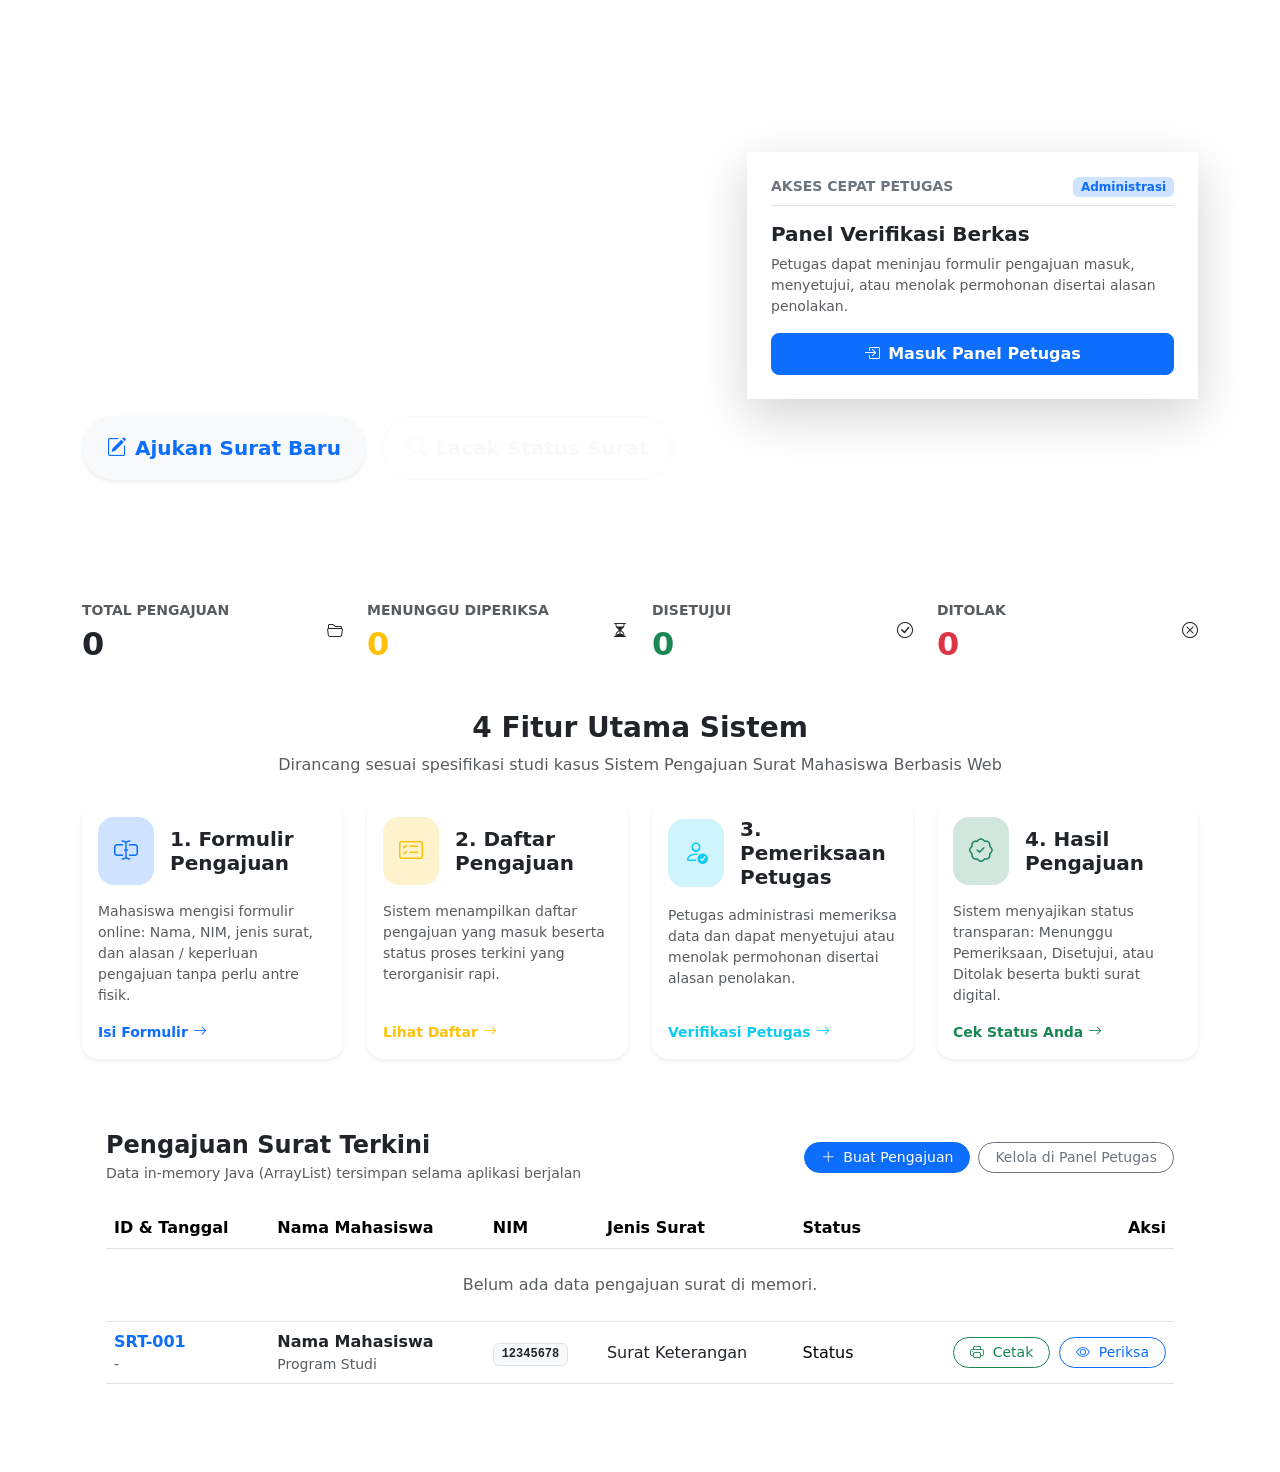
<file: src/main/resources/templates/index.html>
<!DOCTYPE html>
<html xmlns:th="http://www.thymeleaf.org" lang="id">
<head>
  <meta charset="UTF-8">
  <meta name="viewport" content="width=device-width, initial-scale=1.0">
  <title>Sistem Pengajuan Surat Mahasiswa - Berbasis Web</title>
  <!-- Google Fonts & Bootstrap Icons -->
  <link rel="preconnect" href="https://fonts.googleapis.com">
  <link rel="preconnect" href="https://fonts.gstatic.com" crossorigin>
  <link href="https://fonts.googleapis.com/css2?family=Plus+Jakarta+Sans:wght@300;400;500;600;700;800&display=swap" rel="stylesheet">
  <link rel="stylesheet" href="https://cdn.jsdelivr.net/npm/bootstrap@5.3.3/dist/css/bootstrap.min.css">
  <link rel="stylesheet" href="https://cdn.jsdelivr.net/npm/bootstrap-icons@1.11.3/font/bootstrap-icons.min.css">
  <link rel="stylesheet" th:href="@{/css/style.css}">
</head>
<body>

  <!-- Navigation -->
  <div th:replace="~{fragments/navbar :: navbar}"></div>

  <!-- Hero Section -->
  <section class="hero-gradient text-white py-5">
    <div class="container py-4 position-relative">
      <div class="row align-items-center gy-4">
        <div class="col-lg-7">
          <div class="badge bg-white bg-opacity-20 text-white px-3 py-2 rounded-pill fw-medium mb-3 backdrop-blur">
            <i class="bi bi-mortarboard-fill me-1"></i> Layanan Administrasi Akademik Digital
          </div>
          <h1 class="display-5 fw-bold mb-3 lh-sm">
            Sistem Pengajuan Surat Keterangan Mahasiswa
          </h1>
          <p class="lead text-white-50 mb-4" style="font-size: 1.1rem;">
            Mudahkan pengajuan surat mahasiswa secara online tanpa perlu antre ke bagian administrasi. 
            Petugas memeriksa berkas secara terstruktur dan status pengajuan dapat dilacak secara real-time.
          </p>
          <div class="d-flex flex-wrap gap-3">
            <a th:href="@{/mahasiswa/pengajuan/baru}" class="btn btn-light btn-lg px-4 py-3 fw-bold rounded-pill shadow-sm text-primary d-inline-flex align-items-center gap-2">
              <i class="bi bi-pencil-square"></i> Ajukan Surat Baru
            </a>
            <a th:href="@{/mahasiswa/lacak}" class="btn btn-outline-light btn-lg px-4 py-3 fw-semibold rounded-pill d-inline-flex align-items-center gap-2">
              <i class="bi bi-search"></i> Lacak Status Surat
            </a>
          </div>
        </div>
        <div class="col-lg-5 text-center">
          <div class="glass-card p-4 text-start bg-white shadow-lg border-0 text-dark">
            <div class="d-flex align-items-center justify-content-between mb-3 border-bottom pb-2">
              <span class="fw-bold text-secondary text-uppercase small">Akses Cepat Petugas</span>
              <span class="badge bg-primary-subtle text-primary fw-semibold">Administrasi</span>
            </div>
            <h5 class="fw-bold text-dark mb-2">Panel Verifikasi Berkas</h5>
            <p class="text-muted small mb-3">
              Petugas dapat meninjau formulir pengajuan masuk, menyetujui, atau menolak permohonan disertai alasan penolakan.
            </p>
            <a th:href="@{/petugas}" class="btn btn-primary w-100 py-2 fw-semibold rounded-3 d-flex align-items-center justify-content-center gap-2">
              <i class="bi bi-box-arrow-in-right"></i> Masuk Panel Petugas
            </a>
          </div>
        </div>
      </div>
    </div>
  </section>

  <!-- Main Content -->
  <main class="container my-5">

    <!-- Statistik Ringkas -->
    <div class="row g-4 mb-5">
      <div class="col-sm-6 col-lg-3">
        <div class="stat-card d-flex align-items-center justify-content-between">
          <div>
            <div class="text-muted small fw-semibold text-uppercase">Total Pengajuan</div>
            <h2 class="fw-bold mb-0 mt-1" th:text="${stats.total}">0</h2>
          </div>
          <div class="stat-icon total">
            <i class="bi bi-folder2-open"></i>
          </div>
        </div>
      </div>
      <div class="col-sm-6 col-lg-3">
        <div class="stat-card d-flex align-items-center justify-content-between">
          <div>
            <div class="text-muted small fw-semibold text-uppercase">Menunggu Diperiksa</div>
            <h2 class="fw-bold mb-0 mt-1 text-warning" th:text="${stats.menunggu}">0</h2>
          </div>
          <div class="stat-icon waiting">
            <i class="bi bi-hourglass-split"></i>
          </div>
        </div>
      </div>
      <div class="col-sm-6 col-lg-3">
        <div class="stat-card d-flex align-items-center justify-content-between">
          <div>
            <div class="text-muted small fw-semibold text-uppercase">Disetujui</div>
            <h2 class="fw-bold mb-0 mt-1 text-success" th:text="${stats.disetujui}">0</h2>
          </div>
          <div class="stat-icon approved">
            <i class="bi bi-check-circle"></i>
          </div>
        </div>
      </div>
      <div class="col-sm-6 col-lg-3">
        <div class="stat-card d-flex align-items-center justify-content-between">
          <div>
            <div class="text-muted small fw-semibold text-uppercase">Ditolak</div>
            <h2 class="fw-bold mb-0 mt-1 text-danger" th:text="${stats.ditolak}">0</h2>
          </div>
          <div class="stat-icon rejected">
            <i class="bi bi-x-circle"></i>
          </div>
        </div>
      </div>
    </div>

    <!-- 4 Fitur Utama Aplikasi (Sesuai Soal Kasus) -->
    <div class="mb-5">
      <div class="text-center mb-4">
        <h3 class="fw-bold text-dark">4 Fitur Utama Sistem</h3>
        <p class="text-muted">Dirancang sesuai spesifikasi studi kasus Sistem Pengajuan Surat Mahasiswa Berbasis Web</p>
      </div>
      <div class="row g-4">
        <div class="col-md-6 col-lg-3">
          <div class="card h-100 border-0 shadow-sm rounded-4 p-3 bg-white">
            <div class="d-flex align-items-center gap-3 mb-3">
              <div class="bg-primary-subtle text-primary p-3 rounded-4 fs-4">
                <i class="bi bi-input-cursor-text"></i>
              </div>
              <h5 class="fw-bold mb-0">1. Formulir Pengajuan</h5>
            </div>
            <p class="text-muted small mb-3">
              Mahasiswa mengisi formulir online: Nama, NIM, jenis surat, dan alasan / keperluan pengajuan tanpa perlu antre fisik.
            </p>
            <a th:href="@{/mahasiswa/pengajuan/baru}" class="mt-auto text-decoration-none fw-semibold small text-primary">
              Isi Formulir <i class="bi bi-arrow-right"></i>
            </a>
          </div>
        </div>
        <div class="col-md-6 col-lg-3">
          <div class="card h-100 border-0 shadow-sm rounded-4 p-3 bg-white">
            <div class="d-flex align-items-center gap-3 mb-3">
              <div class="bg-warning-subtle text-warning p-3 rounded-4 fs-4">
                <i class="bi bi-card-checklist"></i>
              </div>
              <h5 class="fw-bold mb-0">2. Daftar Pengajuan</h5>
            </div>
            <p class="text-muted small mb-3">
              Sistem menampilkan daftar pengajuan yang masuk beserta status proses terkini yang terorganisir rapi.
            </p>
            <a th:href="@{/petugas}" class="mt-auto text-decoration-none fw-semibold small text-warning">
              Lihat Daftar <i class="bi bi-arrow-right"></i>
            </a>
          </div>
        </div>
        <div class="col-md-6 col-lg-3">
          <div class="card h-100 border-0 shadow-sm rounded-4 p-3 bg-white">
            <div class="d-flex align-items-center gap-3 mb-3">
              <div class="bg-info-subtle text-info p-3 rounded-4 fs-4">
                <i class="bi bi-person-check"></i>
              </div>
              <h5 class="fw-bold mb-0">3. Pemeriksaan Petugas</h5>
            </div>
            <p class="text-muted small mb-3">
              Petugas administrasi memeriksa data dan dapat menyetujui atau menolak permohonan disertai alasan penolakan.
            </p>
            <a th:href="@{/petugas}" class="mt-auto text-decoration-none fw-semibold small text-info">
              Verifikasi Petugas <i class="bi bi-arrow-right"></i>
            </a>
          </div>
        </div>
        <div class="col-md-6 col-lg-3">
          <div class="card h-100 border-0 shadow-sm rounded-4 p-3 bg-white">
            <div class="d-flex align-items-center gap-3 mb-3">
              <div class="bg-success-subtle text-success p-3 rounded-4 fs-4">
                <i class="bi bi-patch-check"></i>
              </div>
              <h5 class="fw-bold mb-0">4. Hasil Pengajuan</h5>
            </div>
            <p class="text-muted small mb-3">
              Sistem menyajikan status transparan: Menunggu Pemeriksaan, Disetujui, atau Ditolak beserta bukti surat digital.
            </p>
            <a th:href="@{/mahasiswa/lacak}" class="mt-auto text-decoration-none fw-semibold small text-success">
              Cek Status Anda <i class="bi bi-arrow-right"></i>
            </a>
          </div>
        </div>
      </div>
    </div>

    <!-- Ringkasan Pengajuan Terkini -->
    <div class="glass-card p-4">
      <div class="d-flex flex-wrap align-items-center justify-content-between mb-4 gap-2">
        <div>
          <h4 class="fw-bold mb-1">Pengajuan Surat Terkini</h4>
          <p class="text-muted small mb-0">Data in-memory Java (ArrayList) tersimpan selama aplikasi berjalan</p>
        </div>
        <div class="d-flex gap-2">
          <a th:href="@{/mahasiswa/pengajuan/baru}" class="btn btn-sm btn-primary rounded-pill px-3">
            <i class="bi bi-plus-lg me-1"></i> Buat Pengajuan
          </a>
          <a th:href="@{/petugas}" class="btn btn-sm btn-outline-secondary rounded-pill px-3">
            Kelola di Panel Petugas
          </a>
        </div>
      </div>

      <div class="table-responsive">
        <table class="table table-custom align-middle">
          <thead>
            <tr>
              <th>ID &amp; Tanggal</th>
              <th>Nama Mahasiswa</th>
              <th>NIM</th>
              <th>Jenis Surat</th>
              <th>Status</th>
              <th class="text-end">Aksi</th>
            </tr>
          </thead>
          <tbody>
            <tr th:if="${#lists.isEmpty(recentPengajuan)}">
              <td colspan="6" class="text-center py-4 text-muted">
                Belum ada data pengajuan surat di memori.
              </td>
            </tr>
            <tr th:each="surat : ${recentPengajuan}">
              <td>
                <div class="fw-bold text-primary" th:text="${surat.id}">SRT-001</div>
                <div class="text-muted small" th:text="${surat.formattedTanggalPengajuan}">-</div>
              </td>
              <td>
                <div class="fw-semibold text-dark" th:text="${surat.nama}">Nama Mahasiswa</div>
                <div class="text-muted small" th:text="${surat.programStudi}">Program Studi</div>
              </td>
              <td>
                <span class="badge bg-light text-dark border font-monospace" th:text="${surat.nim}">12345678</span>
              </td>
              <td>
                <span class="text-dark" th:text="${surat.jenisSurat}">Surat Keterangan</span>
              </td>
              <td>
                <span class="badge-status" th:classappend="'badge-status-' + ${surat.status.name()}">
                  <i class="bi" th:classappend="${surat.status.name() == 'MENUNGGU_PEMERIKSAAN' ? 'bi-clock-history' : (surat.status.name() == 'DISETUJUI' ? 'bi-check-circle-fill' : 'bi-x-circle-fill')}"></i>
                  <span th:text="${surat.status.label}">Status</span>
                </span>
              </td>
              <td class="text-end">
                <a th:if="${surat.status.name() == 'DISETUJUI'}" th:href="@{'/mahasiswa/surat/' + ${surat.id} + '/cetak'}" class="btn btn-sm btn-outline-success rounded-pill px-3 me-1">
                  <i class="bi bi-printer me-1"></i> Cetak
                </a>
                <a th:href="@{'/petugas/periksa/' + ${surat.id}}" class="btn btn-sm btn-outline-primary rounded-pill px-3">
                  <i class="bi bi-eye me-1"></i> Periksa
                </a>
              </td>
            </tr>
          </tbody>
        </table>
      </div>
    </div>

  </main>

  <!-- Footer -->
  <div th:replace="~{fragments/footer :: footer}"></div>

  <script src="https://cdn.jsdelivr.net/npm/bootstrap@5.3.3/dist/js/bootstrap.bundle.min.js"></script>
</body>
</html>
</file>
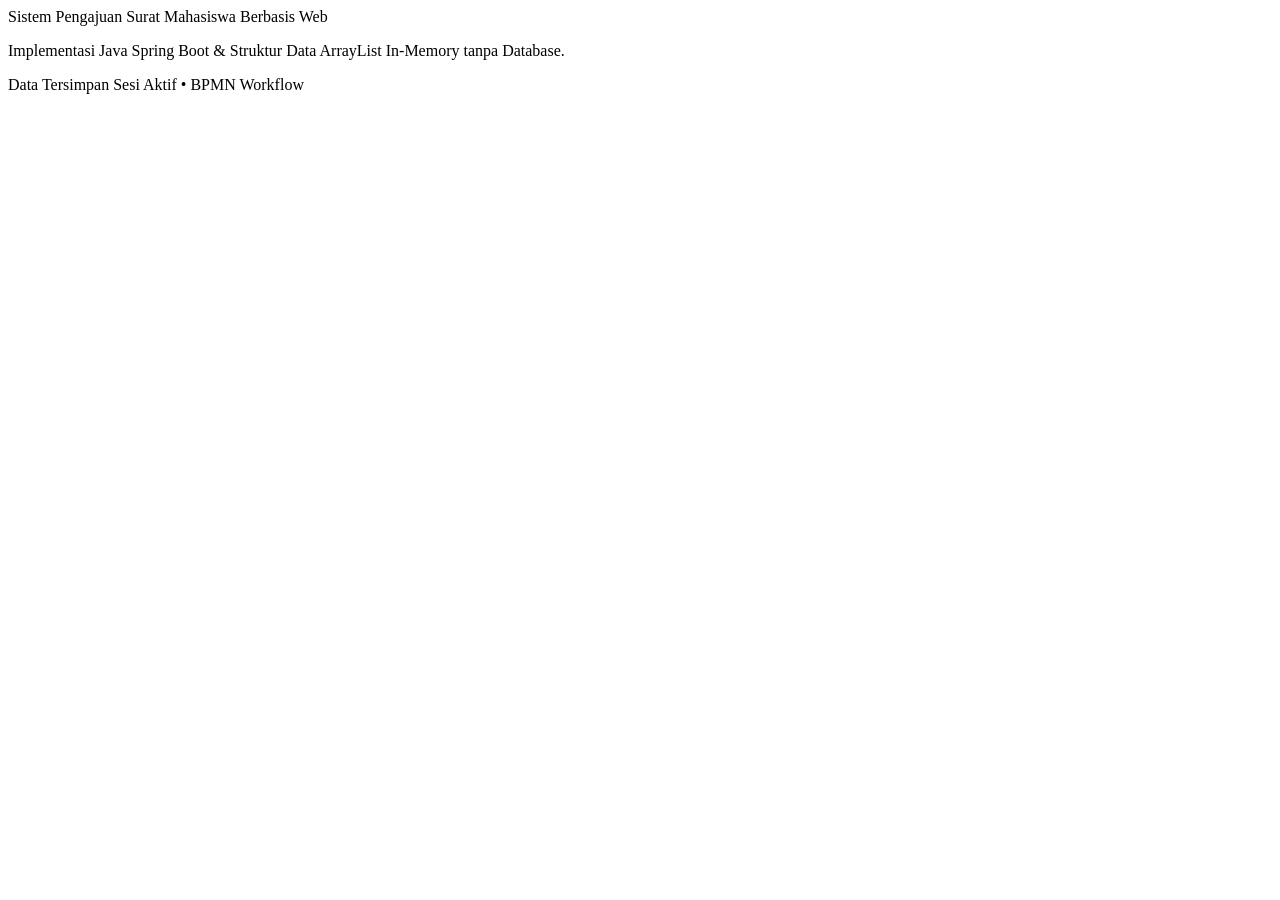
<file: src/main/resources/templates/fragments/footer.html>
<!DOCTYPE html>
<html xmlns:th="http://www.thymeleaf.org">
<head></head>
<body>
<footer th:fragment="footer" class="mt-auto py-4 bg-white border-top">
  <div class="container">
    <div class="row align-items-center justify-content-between gy-3">
      <div class="col-md-6 text-center text-md-start">
        <span class="fw-bold text-dark">Sistem Pengajuan Surat Mahasiswa Berbasis Web</span>
        <p class="text-muted small mb-0 mt-1">
          Implementasi Java Spring Boot &amp; Struktur Data ArrayList In-Memory tanpa Database.
        </p>
      </div>
      <div class="col-md-6 text-center text-md-end">
        <div class="d-flex justify-content-center justify-content-md-end gap-3 text-muted small">
          <span><i class="bi bi-clock-history me-1"></i> Data Tersimpan Sesi Aktif</span>
          <span>&bull;</span>
          <span><i class="bi bi-diagram-2 me-1"></i> BPMN Workflow</span>
        </div>
      </div>
    </div>
  </div>
</footer>
</body>
</html>
</file>
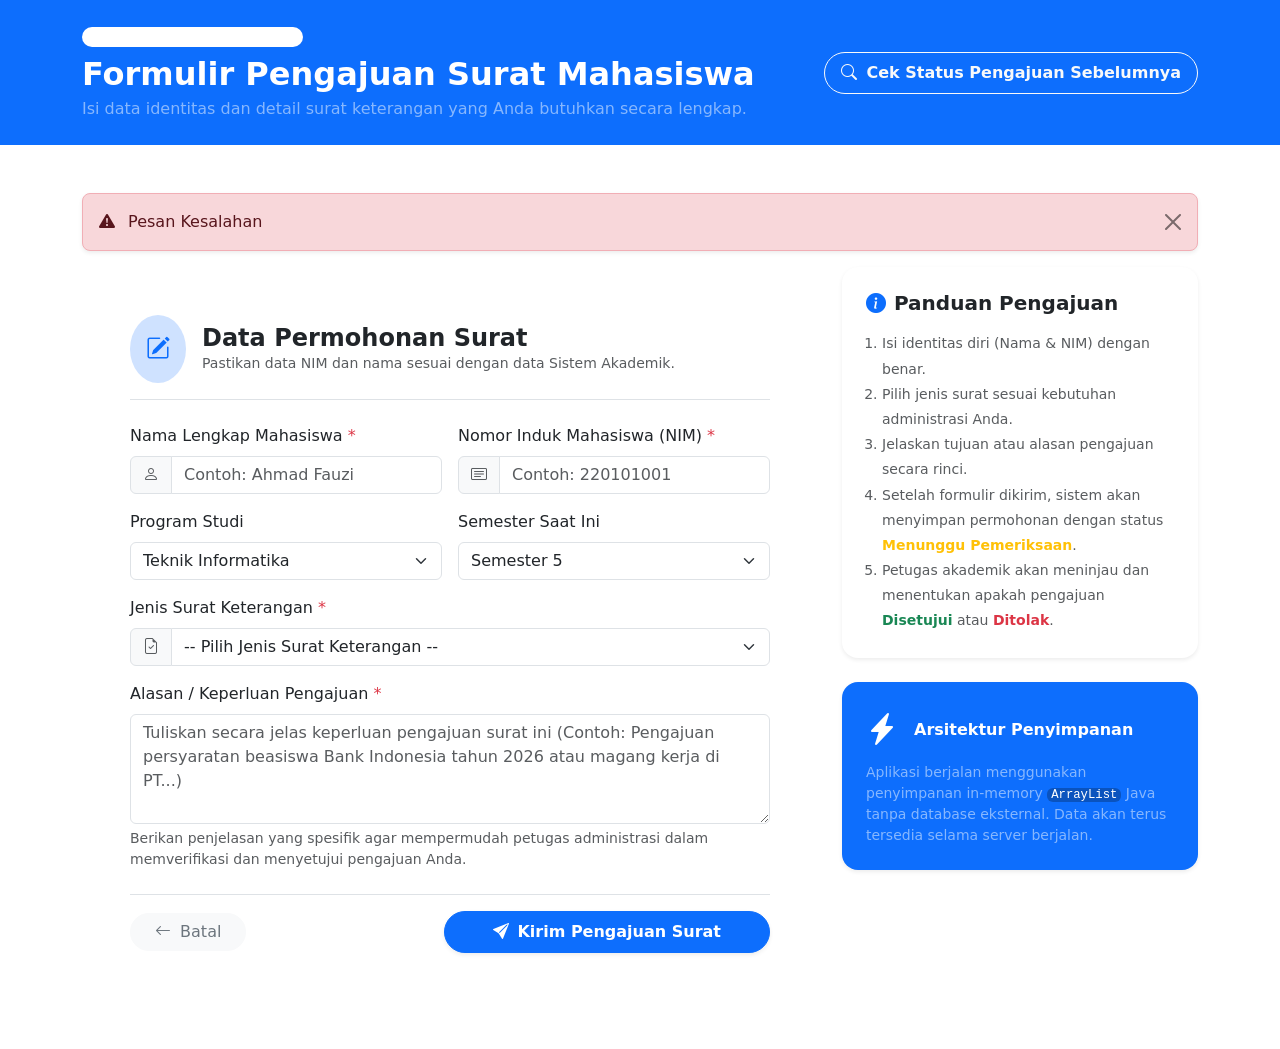
<file: src/main/resources/templates/mahasiswa/form-pengajuan.html>
<!DOCTYPE html>
<html xmlns:th="http://www.thymeleaf.org" lang="id">
<head>
  <meta charset="UTF-8">
  <meta name="viewport" content="width=device-width, initial-scale=1.0">
  <title>Formulir Pengajuan Surat Mahasiswa</title>
  <link rel="preconnect" href="https://fonts.googleapis.com">
  <link rel="preconnect" href="https://fonts.gstatic.com" crossorigin>
  <link href="https://fonts.googleapis.com/css2?family=Plus+Jakarta+Sans:wght@300;400;500;600;700;800&display=swap" rel="stylesheet">
  <link rel="stylesheet" href="https://cdn.jsdelivr.net/npm/bootstrap@5.3.3/dist/css/bootstrap.min.css">
  <link rel="stylesheet" href="https://cdn.jsdelivr.net/npm/bootstrap-icons@1.11.3/font/bootstrap-icons.min.css">
  <link rel="stylesheet" th:href="@{/css/style.css}">
</head>
<body>

  <!-- Navigation -->
  <div th:replace="~{fragments/navbar :: navbar}"></div>

  <!-- Header Banner -->
  <div class="bg-primary text-white py-4">
    <div class="container">
      <div class="d-flex flex-wrap align-items-center justify-content-between gap-3">
        <div>
          <span class="badge bg-white bg-opacity-20 text-white rounded-pill mb-2 px-3 py-1">Fitur 1: Layanan Mahasiswa</span>
          <h2 class="fw-bold mb-1">Formulir Pengajuan Surat Mahasiswa</h2>
          <p class="text-white-50 mb-0">Isi data identitas dan detail surat keterangan yang Anda butuhkan secara lengkap.</p>
        </div>
        <div>
          <a th:href="@{/mahasiswa/lacak}" class="btn btn-outline-light rounded-pill px-3 py-2 fw-semibold">
            <i class="bi bi-search me-1"></i> Cek Status Pengajuan Sebelumnya
          </a>
        </div>
      </div>
    </div>
  </div>

  <div class="container my-5">

    <!-- Alert Messages -->
    <div th:if="${errorMessage}" class="alert alert-danger alert-dismissible fade show rounded-3 shadow-sm" role="alert">
      <i class="bi bi-exclamation-triangle-fill me-2"></i>
      <span th:text="${errorMessage}">Pesan Kesalahan</span>
      <button type="button" class="btn-close" data-bs-dismiss="alert" aria-label="Close"></button>
    </div>

    <div class="row g-4">
      <!-- Form Input -->
      <div class="col-lg-8">
        <div class="glass-card p-4 p-md-5">
          <div class="d-flex align-items-center gap-3 border-bottom pb-3 mb-4">
            <div class="bg-primary-subtle text-primary p-3 rounded-circle fs-4">
              <i class="bi bi-pencil-square"></i>
            </div>
            <div>
              <h4 class="fw-bold mb-0">Data Permohonan Surat</h4>
              <p class="text-muted small mb-0">Pastikan data NIM dan nama sesuai dengan data Sistem Akademik.</p>
            </div>
          </div>

          <form th:action="@{/mahasiswa/pengajuan/simpan}" th:object="${pengajuan}" method="post">
            
            <div class="row g-3 mb-3">
              <div class="col-md-6">
                <label for="nama" class="form-label">Nama Lengkap Mahasiswa <span class="text-danger">*</span></label>
                <div class="input-group">
                  <span class="input-group-text bg-light text-muted"><i class="bi bi-person"></i></span>
                  <input type="text" id="nama" th:field="*{nama}" class="form-control" placeholder="Contoh: Ahmad Fauzi" required>
                </div>
              </div>

              <div class="col-md-6">
                <label for="nim" class="form-label">Nomor Induk Mahasiswa (NIM) <span class="text-danger">*</span></label>
                <div class="input-group">
                  <span class="input-group-text bg-light text-muted"><i class="bi bi-card-text"></i></span>
                  <input type="text" id="nim" th:field="*{nim}" class="form-control" placeholder="Contoh: 220101001" required>
                </div>
              </div>
            </div>

            <div class="row g-3 mb-3">
              <div class="col-md-6">
                <label for="programStudi" class="form-label">Program Studi</label>
                <select id="programStudi" th:field="*{programStudi}" class="form-select">
                  <option value="Teknik Informatika">Teknik Informatika</option>
                  <option value="Sistem Informasi">Sistem Informasi</option>
                  <option value="Teknologi Informasi">Teknologi Informasi</option>
                  <option value="Ilmu Komputer">Ilmu Komputer</option>
                  <option value="Sains Data">Sains Data</option>
                </select>
              </div>

              <div class="col-md-6">
                <label for="semester" class="form-label">Semester Saat Ini</label>
                <select id="semester" th:field="*{semester}" class="form-select">
                  <option value="1">Semester 1</option>
                  <option value="2">Semester 2</option>
                  <option value="3">Semester 3</option>
                  <option value="4">Semester 4</option>
                  <option value="5" selected>Semester 5</option>
                  <option value="6">Semester 6</option>
                  <option value="7">Semester 7</option>
                  <option value="8">Semester 8</option>
                </select>
              </div>
            </div>

            <div class="mb-3">
              <label for="jenisSurat" class="form-label">Jenis Surat Keterangan <span class="text-danger">*</span></label>
              <div class="input-group">
                <span class="input-group-text bg-light text-muted"><i class="bi bi-file-earmark-check"></i></span>
                <select id="jenisSurat" th:field="*{jenisSurat}" class="form-select" required>
                  <option value="" disabled selected>-- Pilih Jenis Surat Keterangan --</option>
                  <option value="Surat Keterangan Aktif Kuliah">Surat Keterangan Aktif Kuliah (Untuk BPJS, Beasiswa, Tunjangan Ortu)</option>
                  <option value="Surat Pengantar Magang / PKL">Surat Pengantar Magang / PKL (Ke Instansi/Perusahaan)</option>
                  <option value="Surat Rekomendasi Beasiswa">Surat Rekomendasi Beasiswa / Lomba Prestasi</option>
                  <option value="Surat Keterangan Cuti Akademik">Surat Keterangan Cuti Akademik</option>
                  <option value="Surat Keterangan Bebas Tanggungan">Surat Keterangan Bebas Tanggungan Perpustakaan & Laboratorium</option>
                </select>
              </div>
            </div>

            <div class="mb-4">
              <label for="keperluan" class="form-label">Alasan / Keperluan Pengajuan <span class="text-danger">*</span></label>
              <textarea id="keperluan" th:field="*{keperluan}" rows="4" class="form-control" 
                        placeholder="Tuliskan secara jelas keperluan pengajuan surat ini (Contoh: Pengajuan persyaratan beasiswa Bank Indonesia tahun 2026 atau magang kerja di PT...)" required></textarea>
              <div class="form-text text-muted">
                Berikan penjelasan yang spesifik agar mempermudah petugas administrasi dalam memverifikasi dan menyetujui pengajuan Anda.
              </div>
            </div>

            <div class="d-flex flex-wrap align-items-center justify-content-between gap-3 pt-3 border-top">
              <a th:href="@{/}" class="btn btn-light rounded-pill px-4 text-secondary">
                <i class="bi bi-arrow-left me-1"></i> Batal
              </a>
              <button type="submit" class="btn btn-primary rounded-pill px-5 py-2 fw-bold shadow-sm d-inline-flex align-items-center gap-2">
                <i class="bi bi-send-fill"></i> Kirim Pengajuan Surat
              </button>
            </div>

          </form>
        </div>
      </div>

      <!-- Informasi & Petunjuk Samping -->
      <div class="col-lg-4">
        <div class="card border-0 shadow-sm rounded-4 p-4 mb-4 bg-white">
          <h5 class="fw-bold text-dark d-flex align-items-center gap-2 mb-3">
            <i class="bi bi-info-circle-fill text-primary"></i> Panduan Pengajuan
          </h5>
          <ol class="small text-muted ps-3 mb-0" style="line-height: 1.8;">
            <li>Isi identitas diri (Nama &amp; NIM) dengan benar.</li>
            <li>Pilih jenis surat sesuai kebutuhan administrasi Anda.</li>
            <li>Jelaskan tujuan atau alasan pengajuan secara rinci.</li>
            <li>Setelah formulir dikirim, sistem akan menyimpan permohonan dengan status <strong class="text-warning">Menunggu Pemeriksaan</strong>.</li>
            <li>Petugas akademik akan meninjau dan menentukan apakah pengajuan <strong class="text-success">Disetujui</strong> atau <strong class="text-danger">Ditolak</strong>.</li>
          </ol>
        </div>

        <div class="card border-0 shadow-sm rounded-4 p-4 bg-primary text-white">
          <div class="d-flex align-items-center gap-3 mb-2">
            <div class="fs-2 text-white"><i class="bi bi-lightning-charge-fill"></i></div>
            <h6 class="fw-bold mb-0">Arsitektur Penyimpanan</h6>
          </div>
          <p class="small text-white-50 mb-0">
            Aplikasi berjalan menggunakan penyimpanan in-memory <code class="text-white bg-black bg-opacity-25 px-1 rounded">ArrayList</code> Java tanpa database eksternal. Data akan terus tersedia selama server berjalan.
          </p>
        </div>
      </div>
    </div>

  </div>

  <div th:replace="~{fragments/footer :: footer}"></div>
  <script src="https://cdn.jsdelivr.net/npm/bootstrap@5.3.3/dist/js/bootstrap.bundle.min.js"></script>
</body>
</html>
</file>
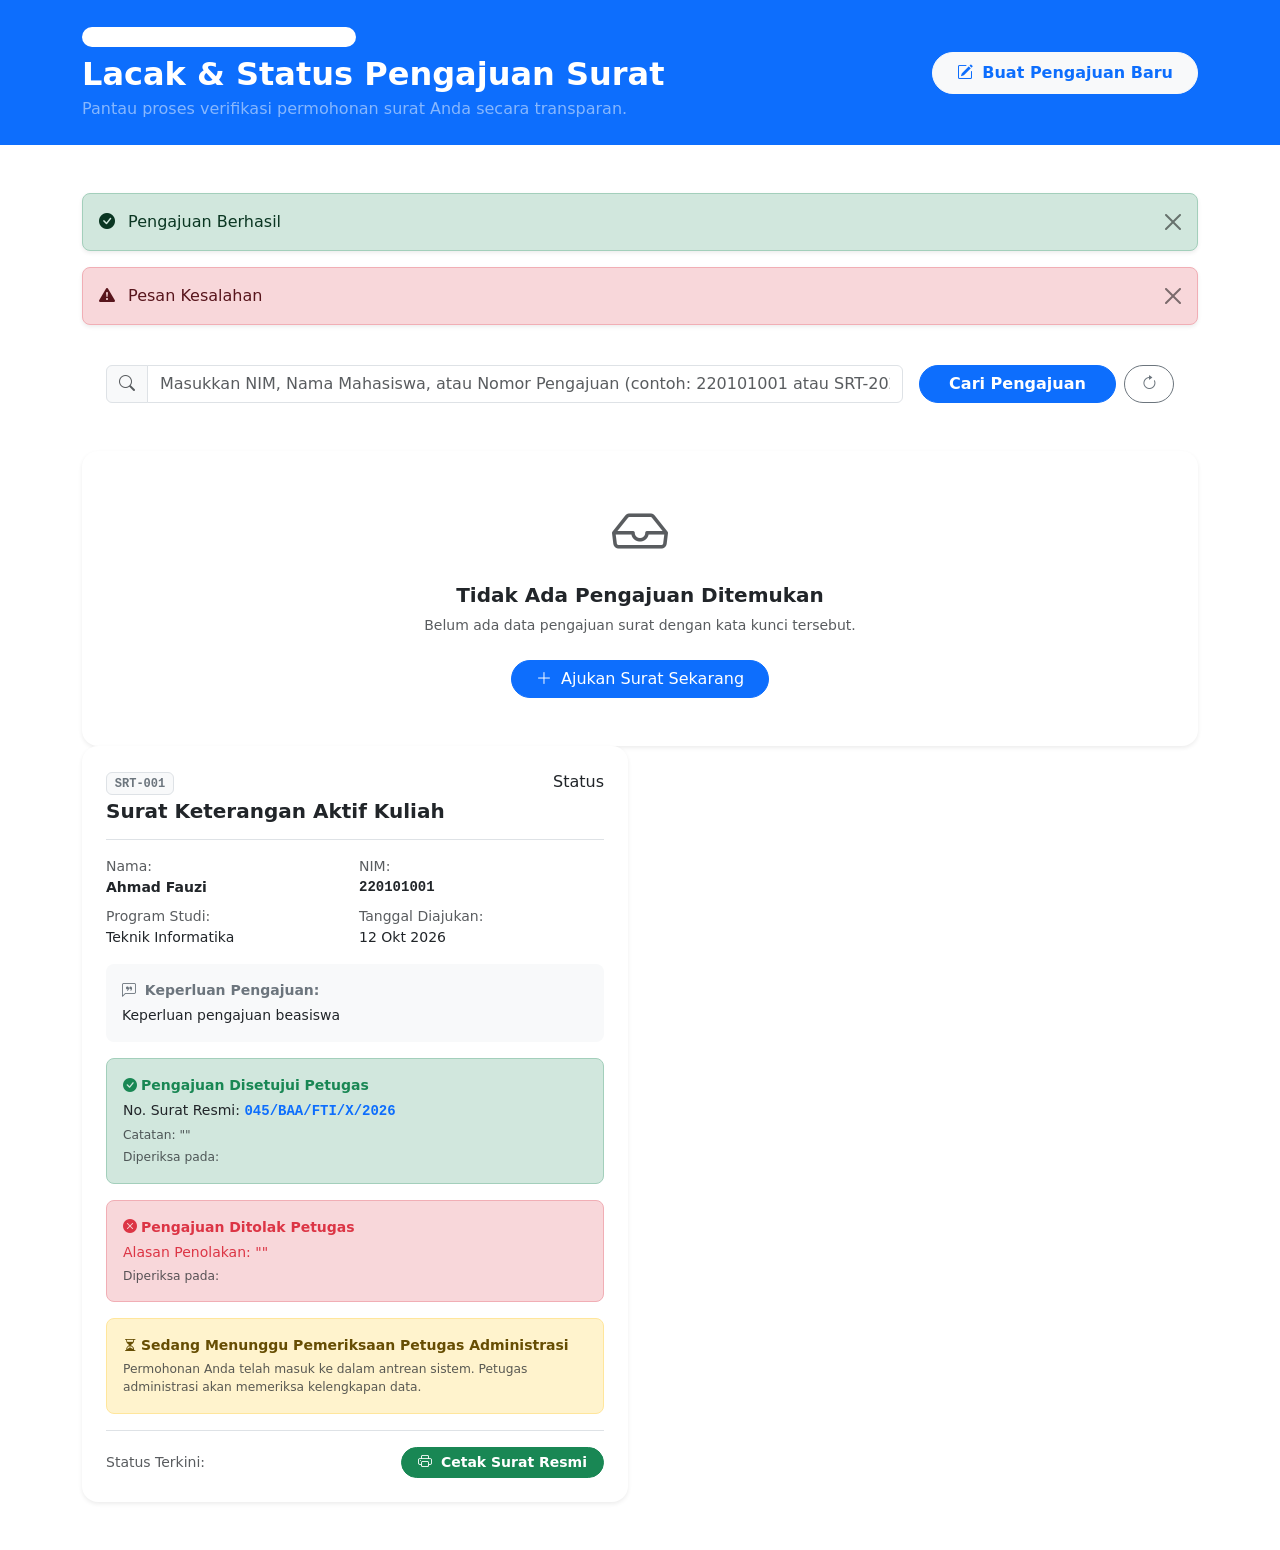
<file: src/main/resources/templates/mahasiswa/lacak-status.html>
<!DOCTYPE html>
<html xmlns:th="http://www.thymeleaf.org" lang="id">
<head>
  <meta charset="UTF-8">
  <meta name="viewport" content="width=device-width, initial-scale=1.0">
  <title>Lacak Status Pengajuan Surat Mahasiswa</title>
  <link rel="preconnect" href="https://fonts.googleapis.com">
  <link rel="preconnect" href="https://fonts.gstatic.com" crossorigin>
  <link href="https://fonts.googleapis.com/css2?family=Plus+Jakarta+Sans:wght@300;400;500;600;700;800&display=swap" rel="stylesheet">
  <link rel="stylesheet" href="https://cdn.jsdelivr.net/npm/bootstrap@5.3.3/dist/css/bootstrap.min.css">
  <link rel="stylesheet" href="https://cdn.jsdelivr.net/npm/bootstrap-icons@1.11.3/font/bootstrap-icons.min.css">
  <link rel="stylesheet" th:href="@{/css/style.css}">
</head>
<body>

  <!-- Navigation -->
  <div th:replace="~{fragments/navbar :: navbar}"></div>

  <!-- Header Banner -->
  <div class="bg-primary text-white py-4">
    <div class="container">
      <div class="d-flex flex-wrap align-items-center justify-content-between gap-3">
        <div>
          <span class="badge bg-white bg-opacity-20 text-white rounded-pill mb-2 px-3 py-1">Fitur 4: Hasil Pengajuan Mahasiswa</span>
          <h2 class="fw-bold mb-1">Lacak &amp; Status Pengajuan Surat</h2>
          <p class="text-white-50 mb-0">Pantau proses verifikasi permohonan surat Anda secara transparan.</p>
        </div>
        <div>
          <a th:href="@{/mahasiswa/pengajuan/baru}" class="btn btn-light rounded-pill px-4 py-2 fw-semibold text-primary">
            <i class="bi bi-pencil-square me-1"></i> Buat Pengajuan Baru
          </a>
        </div>
      </div>
    </div>
  </div>

  <div class="container my-5">

    <!-- Flash Messages -->
    <div th:if="${successMessage}" class="alert alert-success alert-dismissible fade show rounded-3 shadow-sm" role="alert">
      <i class="bi bi-check-circle-fill me-2"></i>
      <span th:text="${successMessage}">Pengajuan Berhasil</span>
      <button type="button" class="btn-close" data-bs-dismiss="alert" aria-label="Close"></button>
    </div>
    <div th:if="${errorMessage}" class="alert alert-danger alert-dismissible fade show rounded-3 shadow-sm" role="alert">
      <i class="bi bi-exclamation-triangle-fill me-2"></i>
      <span th:text="${errorMessage}">Pesan Kesalahan</span>
      <button type="button" class="btn-close" data-bs-dismiss="alert" aria-label="Close"></button>
    </div>

    <!-- Search Box -->
    <div class="glass-card p-4 mb-4">
      <form th:action="@{/mahasiswa/lacak}" method="get" class="row g-3 align-items-center">
        <div class="col-md-9">
          <div class="input-group">
            <span class="input-group-text bg-light text-muted"><i class="bi bi-search"></i></span>
            <input type="text" name="keyword" th:value="${keyword}" class="form-control" 
                   placeholder="Masukkan NIM, Nama Mahasiswa, atau Nomor Pengajuan (contoh: 220101001 atau SRT-2026-101)...">
          </div>
        </div>
        <div class="col-md-3 d-flex gap-2">
          <button type="submit" class="btn btn-primary w-100 rounded-pill fw-semibold">
            Cari Pengajuan
          </button>
          <a th:href="@{/mahasiswa/lacak}" class="btn btn-outline-secondary rounded-pill px-3" title="Reset filter">
            <i class="bi bi-arrow-clockwise"></i>
          </a>
        </div>
      </form>
    </div>

    <!-- Hasil Pengajuan Cards -->
    <div th:if="${#lists.isEmpty(daftarPengajuan)}" class="card border-0 shadow-sm rounded-4 p-5 text-center bg-white">
      <div class="display-4 text-muted mb-3"><i class="bi bi-inbox"></i></div>
      <h5 class="fw-bold text-dark">Tidak Ada Pengajuan Ditemukan</h5>
      <p class="text-muted small mb-4">Belum ada data pengajuan surat dengan kata kunci tersebut.</p>
      <div>
        <a th:href="@{/mahasiswa/pengajuan/baru}" class="btn btn-primary rounded-pill px-4">
          <i class="bi bi-plus-lg me-1"></i> Ajukan Surat Sekarang
        </a>
      </div>
    </div>

    <div class="row g-4" th:if="${!#lists.isEmpty(daftarPengajuan)}">
      <div class="col-lg-6" th:each="surat : ${daftarPengajuan}">
        <div class="card border-0 shadow-sm rounded-4 p-4 bg-white h-100 d-flex flex-column">
          
          <!-- Card Header -->
          <div class="d-flex align-items-start justify-content-between mb-3 border-bottom pb-3">
            <div>
              <span class="badge bg-light text-secondary border font-monospace mb-1" th:text="${surat.id}">SRT-001</span>
              <h5 class="fw-bold text-dark mb-0" th:text="${surat.jenisSurat}">Surat Keterangan Aktif Kuliah</h5>
            </div>
            <span class="badge-status" th:classappend="'badge-status-' + ${surat.status.name()}">
              <i class="bi" th:classappend="${surat.status.name() == 'MENUNGGU_PEMERIKSAAN' ? 'bi-clock-history' : (surat.status.name() == 'DISETUJUI' ? 'bi-check-circle-fill' : 'bi-x-circle-fill')}"></i>
              <span th:text="${surat.status.label}">Status</span>
            </span>
          </div>

          <!-- Student Info -->
          <div class="mb-3">
            <div class="row g-2 small">
              <div class="col-6">
                <span class="text-muted">Nama:</span>
                <div class="fw-bold text-dark" th:text="${surat.nama}">Ahmad Fauzi</div>
              </div>
              <div class="col-6">
                <span class="text-muted">NIM:</span>
                <div class="fw-bold text-dark font-monospace" th:text="${surat.nim}">220101001</div>
              </div>
              <div class="col-6">
                <span class="text-muted">Program Studi:</span>
                <div class="fw-medium text-dark" th:text="${surat.programStudi != null ? surat.programStudi : '-'}">Teknik Informatika</div>
              </div>
              <div class="col-6">
                <span class="text-muted">Tanggal Diajukan:</span>
                <div class="fw-medium text-dark" th:text="${surat.formattedTanggalPengajuan}">12 Okt 2026</div>
              </div>
            </div>
          </div>

          <!-- Keperluan / Alasan Pengajuan -->
          <div class="bg-light p-3 rounded-3 mb-3 small">
            <span class="fw-semibold text-secondary d-block mb-1"><i class="bi bi-chat-left-quote me-1"></i> Keperluan Pengajuan:</span>
            <span class="text-dark" th:text="${surat.keperluan}">Keperluan pengajuan beasiswa</span>
          </div>

          <!-- Hasil Pemeriksaan Petugas (Jika Disetujui atau Ditolak) -->
          <div th:if="${surat.status.name() == 'DISETUJUI'}" class="p-3 bg-success-subtle border border-success-subtle rounded-3 mb-3 small">
            <div class="fw-bold text-success mb-1 d-flex align-items-center gap-1">
              <i class="bi bi-check-circle-fill"></i> Pengajuan Disetujui Petugas
            </div>
            <div class="text-dark mb-1" th:if="${surat.nomorSuratResmi}">
              No. Surat Resmi: <span class="fw-bold font-monospace text-primary" th:text="${surat.nomorSuratResmi}">045/BAA/FTI/X/2026</span>
            </div>
            <div class="text-muted small" th:if="${surat.catatanPetugas}">
              Catatan: "<span th:text="${surat.catatanPetugas}"></span>"
            </div>
            <div class="text-muted mt-1 small" th:if="${surat.formattedTanggalPemeriksaan != '-'}">
              Diperiksa pada: <span th:text="${surat.formattedTanggalPemeriksaan}"></span>
            </div>
          </div>

          <div th:if="${surat.status.name() == 'DITOLAK'}" class="p-3 bg-danger-subtle border border-danger-subtle rounded-3 mb-3 small">
            <div class="fw-bold text-danger mb-1 d-flex align-items-center gap-1">
              <i class="bi bi-x-circle-fill"></i> Pengajuan Ditolak Petugas
            </div>
            <div class="text-danger fw-medium">
              Alasan Penolakan: "<span th:text="${surat.catatanPetugas}"></span>"
            </div>
            <div class="text-muted mt-1 small" th:if="${surat.formattedTanggalPemeriksaan != '-'}">
              Diperiksa pada: <span th:text="${surat.formattedTanggalPemeriksaan}"></span>
            </div>
          </div>

          <div th:if="${surat.status.name() == 'MENUNGGU_PEMERIKSAAN'}" class="p-3 bg-warning-subtle border border-warning-subtle rounded-3 mb-3 small">
            <div class="fw-bold text-warning-emphasis d-flex align-items-center gap-1">
              <i class="bi bi-hourglass-split"></i> Sedang Menunggu Pemeriksaan Petugas Administrasi
            </div>
            <p class="text-muted mb-0 mt-1 small">
              Permohonan Anda telah masuk ke dalam antrean sistem. Petugas administrasi akan memeriksa kelengkapan data.
            </p>
          </div>

          <!-- Action Footer -->
          <div class="mt-auto pt-3 border-top d-flex justify-content-between align-items-center">
            <span class="text-muted small">
              Status Terkini: <strong th:text="${surat.status.label}"></strong>
            </span>
            <div th:if="${surat.status.name() == 'DISETUJUI'}">
              <a th:href="@{'/mahasiswa/surat/' + ${surat.id} + '/cetak'}" class="btn btn-success btn-sm rounded-pill px-3 fw-semibold">
                <i class="bi bi-printer me-1"></i> Cetak Surat Resmi
              </a>
            </div>
          </div>

        </div>
      </div>
    </div>

  </div>

  <div th:replace="~{fragments/footer :: footer}"></div>
  <script src="https://cdn.jsdelivr.net/npm/bootstrap@5.3.3/dist/js/bootstrap.bundle.min.js"></script>
</body>
</html>
</file>
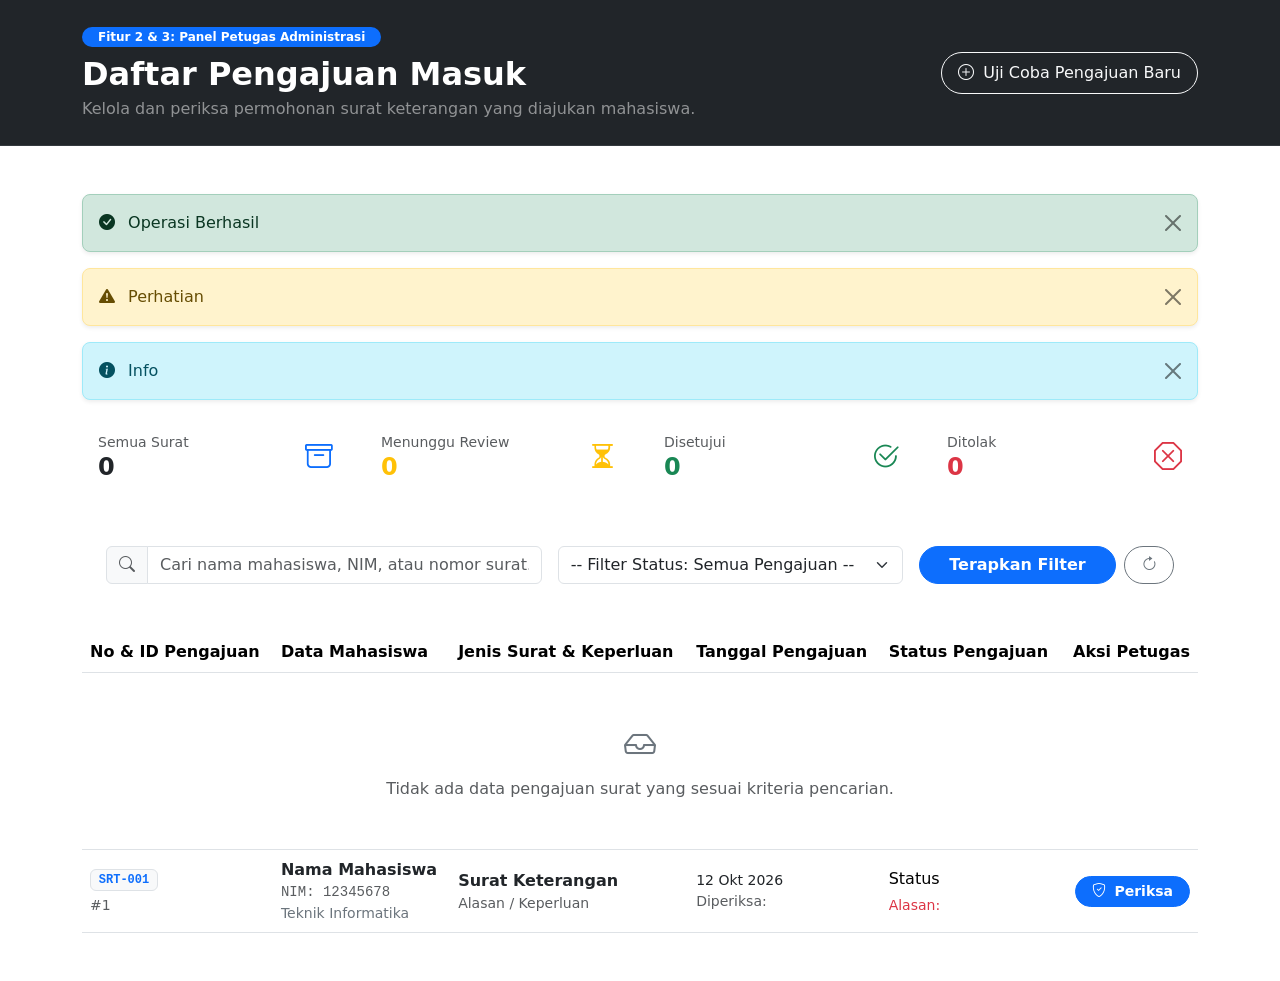
<file: src/main/resources/templates/petugas/daftar-pengajuan.html>
<!DOCTYPE html>
<html xmlns:th="http://www.thymeleaf.org" lang="id">
<head>
  <meta charset="UTF-8">
  <meta name="viewport" content="width=device-width, initial-scale=1.0">
  <title>Panel Petugas - Daftar Pengajuan Surat Mahasiswa</title>
  <link rel="preconnect" href="https://fonts.googleapis.com">
  <link rel="preconnect" href="https://fonts.gstatic.com" crossorigin>
  <link href="https://fonts.googleapis.com/css2?family=Plus+Jakarta+Sans:wght@300;400;500;600;700;800&display=swap" rel="stylesheet">
  <link rel="stylesheet" href="https://cdn.jsdelivr.net/npm/bootstrap@5.3.3/dist/css/bootstrap.min.css">
  <link rel="stylesheet" href="https://cdn.jsdelivr.net/npm/bootstrap-icons@1.11.3/font/bootstrap-icons.min.css">
  <link rel="stylesheet" th:href="@{/css/style.css}">
</head>
<body>

  <!-- Navigation -->
  <div th:replace="~{fragments/navbar :: navbar}"></div>

  <!-- Header Banner -->
  <div class="bg-dark text-white py-4 border-bottom border-secondary border-opacity-25">
    <div class="container">
      <div class="d-flex flex-wrap align-items-center justify-content-between gap-3">
        <div>
          <span class="badge bg-primary rounded-pill mb-2 px-3 py-1">Fitur 2 &amp; 3: Panel Petugas Administrasi</span>
          <h2 class="fw-bold mb-1">Daftar Pengajuan Masuk</h2>
          <p class="text-white-50 mb-0">Kelola dan periksa permohonan surat keterangan yang diajukan mahasiswa.</p>
        </div>
        <div class="d-flex gap-2">
          <a th:href="@{/mahasiswa/pengajuan/baru}" class="btn btn-outline-light rounded-pill px-3 py-2 small">
            <i class="bi bi-plus-circle me-1"></i> Uji Coba Pengajuan Baru
          </a>
        </div>
      </div>
    </div>
  </div>

  <div class="container my-5">

    <!-- Flash Messages -->
    <div th:if="${successMessage}" class="alert alert-success alert-dismissible fade show rounded-3 shadow-sm" role="alert">
      <i class="bi bi-check-circle-fill me-2"></i>
      <span th:text="${successMessage}">Operasi Berhasil</span>
      <button type="button" class="btn-close" data-bs-dismiss="alert" aria-label="Close"></button>
    </div>
    <div th:if="${warningMessage}" class="alert alert-warning alert-dismissible fade show rounded-3 shadow-sm" role="alert">
      <i class="bi bi-exclamation-triangle-fill me-2"></i>
      <span th:text="${warningMessage}">Perhatian</span>
      <button type="button" class="btn-close" data-bs-dismiss="alert" aria-label="Close"></button>
    </div>
    <div th:if="${infoMessage}" class="alert alert-info alert-dismissible fade show rounded-3 shadow-sm" role="alert">
      <i class="bi bi-info-circle-fill me-2"></i>
      <span th:text="${infoMessage}">Info</span>
      <button type="button" class="btn-close" data-bs-dismiss="alert" aria-label="Close"></button>
    </div>

    <!-- Quick Stats Bar -->
    <div class="row g-3 mb-4">
      <div class="col-6 col-md-3">
        <a th:href="@{/petugas(status='ALL')}" class="text-decoration-none">
          <div class="stat-card py-3 px-3 d-flex align-items-center justify-content-between" th:classappend="${selectedStatus == 'ALL'} ? 'border-primary border-2 shadow-sm' : ''">
            <div>
              <div class="text-muted small">Semua Surat</div>
              <h4 class="fw-bold mb-0 text-dark" th:text="${stats.total}">0</h4>
            </div>
            <i class="bi bi-archive text-primary fs-3"></i>
          </div>
        </a>
      </div>
      <div class="col-6 col-md-3">
        <a th:href="@{/petugas(status='MENUNGGU_PEMERIKSAAN')}" class="text-decoration-none">
          <div class="stat-card py-3 px-3 d-flex align-items-center justify-content-between" th:classappend="${selectedStatus == 'MENUNGGU_PEMERIKSAAN'} ? 'border-warning border-2 shadow-sm' : ''">
            <div>
              <div class="text-muted small">Menunggu Review</div>
              <h4 class="fw-bold mb-0 text-warning" th:text="${stats.menunggu}">0</h4>
            </div>
            <i class="bi bi-hourglass-split text-warning fs-3"></i>
          </div>
        </a>
      </div>
      <div class="col-6 col-md-3">
        <a th:href="@{/petugas(status='DISETUJUI')}" class="text-decoration-none">
          <div class="stat-card py-3 px-3 d-flex align-items-center justify-content-between" th:classappend="${selectedStatus == 'DISETUJUI'} ? 'border-success border-2 shadow-sm' : ''">
            <div>
              <div class="text-muted small">Disetujui</div>
              <h4 class="fw-bold mb-0 text-success" th:text="${stats.disetujui}">0</h4>
            </div>
            <i class="bi bi-check2-circle text-success fs-3"></i>
          </div>
        </a>
      </div>
      <div class="col-6 col-md-3">
        <a th:href="@{/petugas(status='DITOLAK')}" class="text-decoration-none">
          <div class="stat-card py-3 px-3 d-flex align-items-center justify-content-between" th:classappend="${selectedStatus == 'DITOLAK'} ? 'border-danger border-2 shadow-sm' : ''">
            <div>
              <div class="text-muted small">Ditolak</div>
              <h4 class="fw-bold mb-0 text-danger" th:text="${stats.ditolak}">0</h4>
            </div>
            <i class="bi bi-x-octagon text-danger fs-3"></i>
          </div>
        </a>
      </div>
    </div>

    <!-- Filter & Search Toolbar -->
    <div class="glass-card p-4 mb-4">
      <form th:action="@{/petugas}" method="get" class="row g-3 align-items-center">
        <div class="col-md-5">
          <div class="input-group">
            <span class="input-group-text bg-light text-muted"><i class="bi bi-search"></i></span>
            <input type="text" name="keyword" th:value="${keyword}" class="form-control" placeholder="Cari nama mahasiswa, NIM, atau nomor surat...">
          </div>
        </div>
        <div class="col-md-4">
          <select name="status" class="form-select" onchange="this.form.submit()">
            <option value="ALL" th:selected="${selectedStatus == 'ALL'}">-- Filter Status: Semua Pengajuan --</option>
            <option value="MENUNGGU_PEMERIKSAAN" th:selected="${selectedStatus == 'MENUNGGU_PEMERIKSAAN'}">Menunggu Pemeriksaan</option>
            <option value="DISETUJUI" th:selected="${selectedStatus == 'DISETUJUI'}">Disetujui</option>
            <option value="DITOLAK" th:selected="${selectedStatus == 'DITOLAK'}">Ditolak</option>
          </select>
        </div>
        <div class="col-md-3 d-flex gap-2">
          <button type="submit" class="btn btn-primary w-100 rounded-pill fw-semibold">
            Terapkan Filter
          </button>
          <a th:href="@{/petugas}" class="btn btn-outline-secondary rounded-pill px-3" title="Reset">
            <i class="bi bi-arrow-clockwise"></i>
          </a>
        </div>
      </form>
    </div>

    <!-- Table of Pengajuan -->
    <div class="glass-card p-0 overflow-hidden">
      <div class="table-responsive">
        <table class="table table-custom align-middle mb-0">
          <thead>
            <tr>
              <th>No &amp; ID Pengajuan</th>
              <th>Data Mahasiswa</th>
              <th>Jenis Surat &amp; Keperluan</th>
              <th>Tanggal Pengajuan</th>
              <th>Status Pengajuan</th>
              <th class="text-end">Aksi Petugas</th>
            </tr>
          </thead>
          <tbody>
            <tr th:if="${#lists.isEmpty(daftarPengajuan)}">
              <td colspan="6" class="text-center py-5 text-muted">
                <i class="bi bi-inbox fs-2 d-block mb-2 text-secondary"></i>
                Tidak ada data pengajuan surat yang sesuai kriteria pencarian.
              </td>
            </tr>
            <tr th:each="surat, stat : ${daftarPengajuan}">
              <td>
                <span class="badge bg-light text-primary border font-monospace fw-bold" th:text="${surat.id}">SRT-001</span>
                <div class="text-muted small mt-1">#<span th:text="${stat.count}">1</span></div>
              </td>
              <td>
                <div class="fw-bold text-dark" th:text="${surat.nama}">Nama Mahasiswa</div>
                <div class="small font-monospace text-muted">NIM: <span th:text="${surat.nim}">12345678</span></div>
                <div class="small text-secondary" th:text="${surat.programStudi}">Teknik Informatika</div>
              </td>
              <td style="max-width: 280px;">
                <div class="fw-semibold text-dark text-truncate" th:text="${surat.jenisSurat}">Surat Keterangan</div>
                <div class="text-muted small text-truncate" th:title="${surat.keperluan}" th:text="${surat.keperluan}">Alasan / Keperluan</div>
              </td>
              <td>
                <div class="small text-dark fw-medium" th:text="${surat.formattedTanggalPengajuan}">12 Okt 2026</div>
                <div class="text-muted small" th:if="${surat.formattedTanggalPemeriksaan != '-'}">
                  Diperiksa: <span th:text="${surat.formattedTanggalPemeriksaan}"></span>
                </div>
              </td>
              <td>
                <span class="badge-status" th:classappend="'badge-status-' + ${surat.status.name()}">
                  <i class="bi" th:classappend="${surat.status.name() == 'MENUNGGU_PEMERIKSAAN' ? 'bi-clock-history' : (surat.status.name() == 'DISETUJUI' ? 'bi-check-circle-fill' : 'bi-x-circle-fill')}"></i>
                  <span th:text="${surat.status.label}">Status</span>
                </span>
                <div class="small text-danger mt-1 text-truncate" style="max-width: 180px;" th:if="${surat.status.name() == 'DITOLAK'}" th:title="${surat.catatanPetugas}">
                  Alasan: <span th:text="${surat.catatanPetugas}"></span>
                </div>
              </td>
              <td class="text-end">
                <a th:href="@{'/petugas/periksa/' + ${surat.id}}" class="btn btn-sm btn-primary rounded-pill px-3 fw-semibold">
                  <i class="bi bi-shield-check me-1"></i> Periksa
                </a>
              </td>
            </tr>
          </tbody>
        </table>
      </div>
    </div>

  </div>

  <div th:replace="~{fragments/footer :: footer}"></div>
  <script src="https://cdn.jsdelivr.net/npm/bootstrap@5.3.3/dist/js/bootstrap.bundle.min.js"></script>
</body>
</html>
</file>
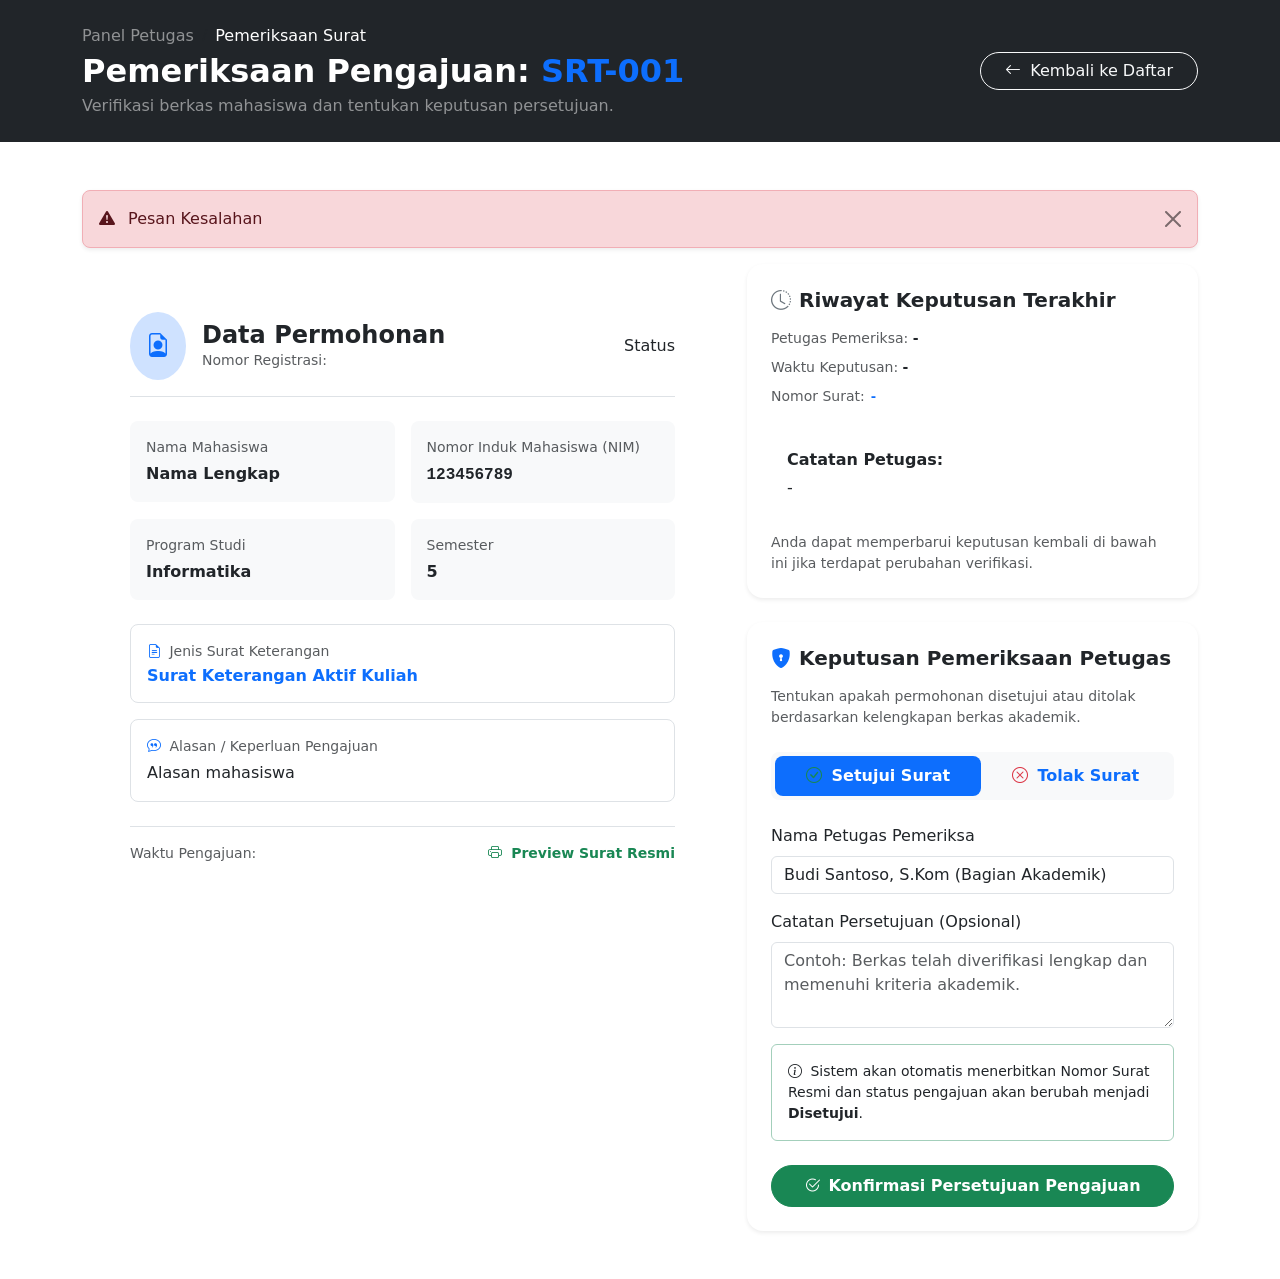
<file: src/main/resources/templates/petugas/detail-pemeriksaan.html>
<!DOCTYPE html>
<html xmlns:th="http://www.thymeleaf.org" lang="id">
<head>
  <meta charset="UTF-8">
  <meta name="viewport" content="width=device-width, initial-scale=1.0">
  <title>Pemeriksaan Surat Mahasiswa - Panel Petugas</title>
  <link rel="preconnect" href="https://fonts.googleapis.com">
  <link rel="preconnect" href="https://fonts.gstatic.com" crossorigin>
  <link href="https://fonts.googleapis.com/css2?family=Plus+Jakarta+Sans:wght@300;400;500;600;700;800&display=swap" rel="stylesheet">
  <link rel="stylesheet" href="https://cdn.jsdelivr.net/npm/bootstrap@5.3.3/dist/css/bootstrap.min.css">
  <link rel="stylesheet" href="https://cdn.jsdelivr.net/npm/bootstrap-icons@1.11.3/font/bootstrap-icons.min.css">
  <link rel="stylesheet" th:href="@{/css/style.css}">
</head>
<body>

  <!-- Navigation -->
  <div th:replace="~{fragments/navbar :: navbar}"></div>

  <div class="bg-dark text-white py-4">
    <div class="container">
      <div class="d-flex flex-wrap align-items-center justify-content-between gap-3">
        <div>
          <nav aria-label="breadcrumb">
            <ol class="breadcrumb mb-1 text-white-50 small">
              <li class="breadcrumb-item"><a th:href="@{/petugas}" class="text-white-50 text-decoration-none">Panel Petugas</a></li>
              <li class="breadcrumb-item active text-white" aria-current="page">Pemeriksaan Surat</li>
            </ol>
          </nav>
          <h2 class="fw-bold mb-1">
            Pemeriksaan Pengajuan: <span class="text-primary" th:text="${surat.id}">SRT-001</span>
          </h2>
          <p class="text-white-50 mb-0">Verifikasi berkas mahasiswa dan tentukan keputusan persetujuan.</p>
        </div>
        <div>
          <a th:href="@{/petugas}" class="btn btn-outline-light rounded-pill px-4">
            <i class="bi bi-arrow-left me-1"></i> Kembali ke Daftar
          </a>
        </div>
      </div>
    </div>
  </div>

  <div class="container my-5">

    <!-- Flash Messages -->
    <div th:if="${errorMessage}" class="alert alert-danger alert-dismissible fade show rounded-3 shadow-sm" role="alert">
      <i class="bi bi-exclamation-triangle-fill me-2"></i>
      <span th:text="${errorMessage}">Pesan Kesalahan</span>
      <button type="button" class="btn-close" data-bs-dismiss="alert" aria-label="Close"></button>
    </div>

    <div class="row g-4">
      
      <!-- Detail Surat & Data Mahasiswa -->
      <div class="col-lg-7">
        <div class="glass-card p-4 p-md-5 mb-4">
          <div class="d-flex align-items-center justify-content-between border-bottom pb-3 mb-4">
            <div class="d-flex align-items-center gap-3">
              <div class="bg-primary-subtle text-primary p-3 rounded-circle fs-4">
                <i class="bi bi-file-earmark-person"></i>
              </div>
              <div>
                <h4 class="fw-bold mb-0">Data Permohonan</h4>
                <div class="text-muted small">Nomor Registrasi: <span class="font-monospace fw-bold" th:text="${surat.id}"></span></div>
              </div>
            </div>
            <div>
              <span class="badge-status" th:classappend="'badge-status-' + ${surat.status.name()}">
                <i class="bi" th:classappend="${surat.status.name() == 'MENUNGGU_PEMERIKSAAN' ? 'bi-clock-history' : (surat.status.name() == 'DISETUJUI' ? 'bi-check-circle-fill' : 'bi-x-circle-fill')}"></i>
                <span th:text="${surat.status.label}">Status</span>
              </span>
            </div>
          </div>

          <div class="row g-3 mb-4">
            <div class="col-sm-6">
              <div class="p-3 bg-light rounded-3">
                <span class="text-muted small d-block mb-1">Nama Mahasiswa</span>
                <span class="fw-bold text-dark fs-6" th:text="${surat.nama}">Nama Lengkap</span>
              </div>
            </div>
            <div class="col-sm-6">
              <div class="p-3 bg-light rounded-3">
                <span class="text-muted small d-block mb-1">Nomor Induk Mahasiswa (NIM)</span>
                <span class="fw-bold text-dark fs-6 font-monospace" th:text="${surat.nim}">123456789</span>
              </div>
            </div>
            <div class="col-sm-6">
              <div class="p-3 bg-light rounded-3">
                <span class="text-muted small d-block mb-1">Program Studi</span>
                <span class="fw-semibold text-dark" th:text="${surat.programStudi != null ? surat.programStudi : '-'}">Informatika</span>
              </div>
            </div>
            <div class="col-sm-6">
              <div class="p-3 bg-light rounded-3">
                <span class="text-muted small d-block mb-1">Semester</span>
                <span class="fw-semibold text-dark" th:text="${surat.semester != null ? 'Semester ' + surat.semester : '-'}">5</span>
              </div>
            </div>
          </div>

          <div class="p-3 border rounded-3 mb-3 bg-white">
            <span class="text-muted small d-block mb-1"><i class="bi bi-file-earmark-text text-primary me-1"></i> Jenis Surat Keterangan</span>
            <h6 class="fw-bold text-primary mb-0" th:text="${surat.jenisSurat}">Surat Keterangan Aktif Kuliah</h6>
          </div>

          <div class="p-3 border rounded-3 mb-4 bg-white">
            <span class="text-muted small d-block mb-1"><i class="bi bi-chat-quote text-primary me-1"></i> Alasan / Keperluan Pengajuan</span>
            <p class="text-dark mb-0 fw-normal" th:text="${surat.keperluan}">Alasan mahasiswa</p>
          </div>

          <div class="text-muted small d-flex justify-content-between border-top pt-3">
            <span>Waktu Pengajuan: <strong th:text="${surat.formattedTanggalPengajuan}"></strong></span>
            <span th:if="${surat.status.name() == 'DISETUJUI'}">
              <a th:href="@{'/mahasiswa/surat/' + ${surat.id} + '/cetak'}" target="_blank" class="text-decoration-none fw-bold text-success">
                <i class="bi bi-printer me-1"></i> Preview Surat Resmi
              </a>
            </span>
          </div>

        </div>
      </div>

      <!-- Form Keputusan Petugas -->
      <div class="col-lg-5">
        
        <!-- Status Info Card jika sudah pernah diproses -->
        <div th:if="${surat.status.name() != 'MENUNGGU_PEMERIKSAAN'}" class="card border-0 shadow-sm rounded-4 p-4 mb-4 bg-white">
          <h5 class="fw-bold mb-3 d-flex align-items-center gap-2">
            <i class="bi bi-clock-history text-secondary"></i> Riwayat Keputusan Terakhir
          </h5>
          <div class="small text-muted mb-2">Petugas Pemeriksa: <strong class="text-dark" th:text="${surat.namaPetugas}">-</strong></div>
          <div class="small text-muted mb-2">Waktu Keputusan: <strong class="text-dark" th:text="${surat.formattedTanggalPemeriksaan}">-</strong></div>
          <div class="small text-muted mb-2" th:if="${surat.nomorSuratResmi}">Nomor Surat: <strong class="text-primary font-monospace" th:text="${surat.nomorSuratResmi}">-</strong></div>
          <div class="p-3 rounded-3 mt-3" th:classappend="${surat.status.name() == 'DISETUJUI' ? 'bg-success-subtle text-success' : 'bg-danger-subtle text-danger'}">
            <strong>Catatan Petugas:</strong>
            <p class="mb-0 mt-1" th:text="${surat.catatanPetugas}">-</p>
          </div>
          <p class="text-muted small mt-3 mb-0">
            Anda dapat memperbarui keputusan kembali di bawah ini jika terdapat perubahan verifikasi.
          </p>
        </div>

        <!-- Kartu Aksi Verifikasi Petugas -->
        <div class="card border-0 shadow-sm rounded-4 p-4 bg-white">
          <h5 class="fw-bold text-dark mb-3 d-flex align-items-center gap-2">
            <i class="bi bi-shield-lock-fill text-primary"></i> Keputusan Pemeriksaan Petugas
          </h5>
          <p class="text-muted small mb-4">
            Tentukan apakah permohonan disetujui atau ditolak berdasarkan kelengkapan berkas akademik.
          </p>

          <!-- Nav Tabs untuk Aksi -->
          <ul class="nav nav-pills nav-fill mb-4 bg-light p-1 rounded-3" id="pemeriksaanTab" role="tablist">
            <li class="nav-item" role="presentation">
              <button class="nav-link active rounded-3 py-2 fw-semibold" id="setujui-tab" data-bs-toggle="pill" data-bs-target="#tab-setujui" type="button" role="tab">
                <i class="bi bi-check-circle me-1 text-success"></i> Setujui Surat
              </button>
            </li>
            <li class="nav-item" role="presentation">
              <button class="nav-link rounded-3 py-2 fw-semibold" id="tolak-tab" data-bs-toggle="pill" data-bs-target="#tab-tolak" type="button" role="tab">
                <i class="bi bi-x-circle me-1 text-danger"></i> Tolak Surat
              </button>
            </li>
          </ul>

          <div class="tab-content" id="pemeriksaanTabContent">
            
            <!-- Tab Form Setujui -->
            <div class="tab-pane fade show active" id="tab-setujui" role="tabpanel">
              <form th:action="@{'/petugas/setujui/' + ${surat.id}}" method="post">
                <div class="mb-3">
                  <label class="form-label">Nama Petugas Pemeriksa</label>
                  <input type="text" name="namaPetugas" class="form-control" value="Budi Santoso, S.Kom (Bagian Akademik)" required>
                </div>
                <div class="mb-3">
                  <label class="form-label">Catatan Persetujuan (Opsional)</label>
                  <textarea name="catatan" rows="3" class="form-control" placeholder="Contoh: Berkas telah diverifikasi lengkap dan memenuhi kriteria akademik."></textarea>
                </div>
                <div class="alert alert-success-subtle border border-success-subtle small mb-4">
                  <i class="bi bi-info-circle me-1"></i> Sistem akan otomatis menerbitkan Nomor Surat Resmi dan status pengajuan akan berubah menjadi <strong>Disetujui</strong>.
                </div>
                <button type="submit" class="btn btn-success w-100 py-2 rounded-pill fw-bold d-flex align-items-center justify-content-center gap-2">
                  <i class="bi bi-check2-circle"></i> Konfirmasi Persetujuan Pengajuan
                </button>
              </form>
            </div>

            <!-- Tab Form Tolak -->
            <div class="tab-pane fade" id="tab-tolak" role="tabpanel">
              <form th:action="@{'/petugas/tolak/' + ${surat.id}}" method="post">
                <div class="mb-3">
                  <label class="form-label">Nama Petugas Pemeriksa</label>
                  <input type="text" name="namaPetugas" class="form-control" value="Budi Santoso, S.Kom (Bagian Akademik)" required>
                </div>
                <div class="mb-3">
                  <label class="form-label">Alasan Penolakan <span class="text-danger">* (Wajib diisi)</span></label>
                  <textarea name="alasanPenolakan" rows="4" class="form-control border-danger" 
                            placeholder="Jelaskan alasan pengajuan ditolak (Contoh: SKS belum mencukupi batas minimum 100 SKS, terdapat tanggungan biaya administrasi, dsb.)" required></textarea>
                </div>
                <div class="alert alert-danger-subtle border border-danger-subtle small mb-4">
                  <i class="bi bi-exclamation-circle me-1"></i> Alasan ini akan langsung tampil di halaman hasil pelacakan mahasiswa agar mahasiswa dapat mengetahui kendala berkasnya.
                </div>
                <button type="submit" class="btn btn-danger w-100 py-2 rounded-pill fw-bold d-flex align-items-center justify-content-center gap-2">
                  <i class="bi bi-x-circle"></i> Konfirmasi Tolak Pengajuan
                </button>
              </form>
            </div>

          </div>

        </div>

      </div>

    </div>

  </div>

  <div th:replace="~{fragments/footer :: footer}"></div>
  <script src="https://cdn.jsdelivr.net/npm/bootstrap@5.3.3/dist/js/bootstrap.bundle.min.js"></script>
</body>
</html>
</file>
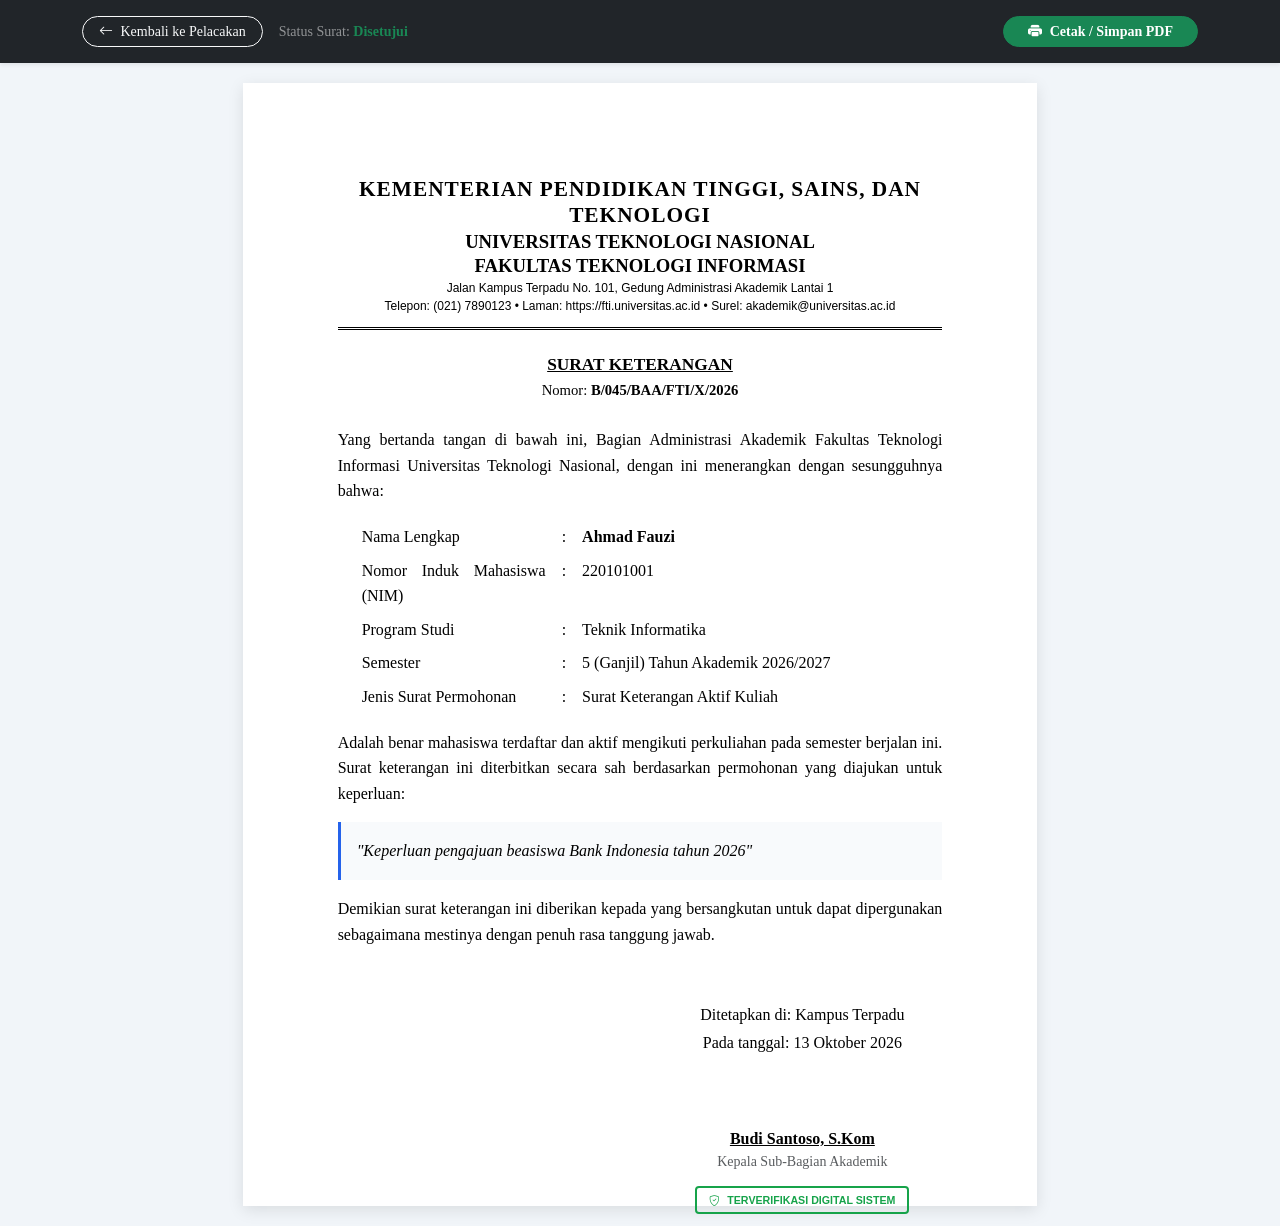
<file: src/main/resources/templates/surat/cetak-surat.html>
<!DOCTYPE html>
<html xmlns:th="http://www.thymeleaf.org" lang="id">
<head>
  <meta charset="UTF-8">
  <meta name="viewport" content="width=device-width, initial-scale=1.0">
  <title th:text="'Surat Keterangan - ' + ${surat.nama} + ' (' + ${surat.nim} + ')'">Surat Keterangan Mahasiswa</title>
  <link rel="preconnect" href="https://fonts.googleapis.com">
  <link rel="preconnect" href="https://fonts.gstatic.com" crossorigin>
  <link href="https://fonts.googleapis.com/css2?family=Plus+Jakarta+Sans:wght@300;400;500;600;700&family=Times+New+Roman&display=swap" rel="stylesheet">
  <link rel="stylesheet" href="https://cdn.jsdelivr.net/npm/bootstrap@5.3.3/dist/css/bootstrap.min.css">
  <link rel="stylesheet" href="https://cdn.jsdelivr.net/npm/bootstrap-icons@1.11.3/font/bootstrap-icons.min.css">
  <style>
    body {
      background-color: #f1f5f9;
      font-family: 'Times New Roman', Times, serif;
      color: #000;
    }
    .paper {
      background: #ffffff;
      width: 210mm;
      min-height: 297mm;
      margin: 20px auto;
      padding: 25mm 25mm 20mm 25mm;
      box-shadow: 0 4px 15px rgba(0,0,0,0.1);
      box-sizing: border-box;
      position: relative;
    }
    .kop-header {
      text-align: center;
      border-bottom: 3px double #000;
      padding-bottom: 12px;
      margin-bottom: 25px;
    }
    .kop-header h4 {
      font-size: 16pt;
      font-weight: bold;
      margin: 0;
      text-transform: uppercase;
      letter-spacing: 1px;
    }
    .kop-header h5 {
      font-size: 14pt;
      font-weight: bold;
      margin: 2px 0;
      text-transform: uppercase;
    }
    .kop-header p {
      font-size: 9pt;
      margin: 0;
      font-family: Arial, sans-serif;
    }
    .surat-title {
      text-align: center;
      margin-bottom: 25px;
    }
    .surat-title h5 {
      font-size: 13pt;
      font-weight: bold;
      text-decoration: underline;
      margin-bottom: 2px;
      text-transform: uppercase;
    }
    .surat-title span {
      font-size: 11pt;
    }
    .content-body {
      font-size: 12pt;
      line-height: 1.6;
      text-align: justify;
    }
    .data-table td {
      padding: 4px 8px;
      vertical-align: top;
      font-size: 12pt;
    }
    .signature-section {
      margin-top: 40px;
      float: right;
      width: 280px;
      text-align: center;
    }
    .stempel-badge {
      border: 2px solid #16a34a;
      color: #16a34a;
      padding: 4px 12px;
      font-family: Arial, sans-serif;
      font-size: 8pt;
      display: inline-block;
      border-radius: 4px;
      margin-top: 10px;
      text-transform: uppercase;
      font-weight: bold;
    }
    @media print {
      body {
        background: #fff;
        margin: 0;
        padding: 0;
      }
      .no-print {
        display: none !important;
      }
      .paper {
        margin: 0;
        box-shadow: none;
        width: 100%;
        min-height: auto;
        padding: 20mm;
      }
    }
  </style>
</head>
<body>

  <!-- Top Action Bar (hidden when printed) -->
  <div class="no-print bg-dark text-white py-3 shadow-sm sticky-top">
    <div class="container d-flex justify-content-between align-items-center">
      <div class="d-flex align-items-center gap-3">
        <a th:href="@{/mahasiswa/lacak}" class="btn btn-outline-light btn-sm rounded-pill px-3">
          <i class="bi bi-arrow-left me-1"></i> Kembali ke Pelacakan
        </a>
        <span class="small text-white-50">Status Surat: <strong class="text-success">Disetujui</strong></span>
      </div>
      <div class="d-flex gap-2">
        <button onclick="window.print()" class="btn btn-success btn-sm rounded-pill px-4 fw-bold">
          <i class="bi bi-printer-fill me-1"></i> Cetak / Simpan PDF
        </button>
      </div>
    </div>
  </div>

  <!-- Sheet Paper -->
  <div class="paper">
    
    <!-- Kop Surat -->
    <div class="kop-header">
      <h4>KEMENTERIAN PENDIDIKAN TINGGI, SAINS, DAN TEKNOLOGI</h4>
      <h5>UNIVERSITAS TEKNOLOGI NASIONAL</h5>
      <h5>FAKULTAS TEKNOLOGI INFORMASI</h5>
      <p>Jalan Kampus Terpadu No. 101, Gedung Administrasi Akademik Lantai 1</p>
      <p>Telepon: (021) 7890123 &bull; Laman: https://fti.universitas.ac.id &bull; Surel: akademik@universitas.ac.id</p>
    </div>

    <!-- Judul & Nomor Surat -->
    <div class="surat-title">
      <h5 th:text="${surat.jenisSurat}">SURAT KETERANGAN</h5>
      <span>Nomor: <strong th:text="${surat.nomorSuratResmi != null ? surat.nomorSuratResmi : 'B/001/BAA/FTI/X/2026'}">B/045/BAA/FTI/X/2026</strong></span>
    </div>

    <!-- Isi Surat -->
    <div class="content-body">
      <p>
        Yang bertanda tangan di bawah ini, Bagian Administrasi Akademik Fakultas Teknologi Informasi Universitas Teknologi Nasional, dengan ini menerangkan dengan sesungguhnya bahwa:
      </p>

      <table class="data-table my-3 ms-3" style="width: 90%;">
        <tr>
          <td style="width: 200px;">Nama Lengkap</td>
          <td style="width: 15px;">:</td>
          <td><strong th:text="${surat.nama}">Ahmad Fauzi</strong></td>
        </tr>
        <tr>
          <td>Nomor Induk Mahasiswa (NIM)</td>
          <td>:</td>
          <td><span th:text="${surat.nim}">220101001</span></td>
        </tr>
        <tr>
          <td>Program Studi</td>
          <td>:</td>
          <td><span th:text="${surat.programStudi != null ? surat.programStudi : 'Teknik Informatika'}">Teknik Informatika</span></td>
        </tr>
        <tr>
          <td>Semester</td>
          <td>:</td>
          <td><span th:text="${surat.semester != null ? surat.semester : '5'}">5</span> (Ganjil) Tahun Akademik 2026/2027</td>
        </tr>
        <tr>
          <td>Jenis Surat Permohonan</td>
          <td>:</td>
          <td><span th:text="${surat.jenisSurat}">Surat Keterangan Aktif Kuliah</span></td>
        </tr>
      </table>

      <p class="mt-3">
        Adalah benar mahasiswa terdaftar dan aktif mengikuti perkuliahan pada semester berjalan ini. Surat keterangan ini diterbitkan secara sah berdasarkan permohonan yang diajukan untuk keperluan:
      </p>

      <div class="p-3 my-2" style="background: #f8fafc; border-left: 3px solid #2563eb; font-style: italic;">
        "<span th:text="${surat.keperluan}">Keperluan pengajuan beasiswa Bank Indonesia tahun 2026</span>"
      </div>

      <p class="mt-3">
        Demikian surat keterangan ini diberikan kepada yang bersangkutan untuk dapat dipergunakan sebagaimana mestinya dengan penuh rasa tanggung jawab.
      </p>
    </div>

    <!-- Tanda Tangan & Verifikasi Digital -->
    <div class="signature-section">
      <p class="mb-1">Ditetapkan di: Kampus Terpadu</p>
      <p class="mb-4">Pada tanggal: <span th:text="${surat.formattedTanggalPemeriksaan != '-' ? surat.formattedTanggalPemeriksaan : '13 Oktober 2026'}">13 Oktober 2026</span></p>
      <br><br>
      <p class="fw-bold mb-0 text-decoration-underline" th:text="${surat.namaPetugas != null ? surat.namaPetugas : 'Budi Santoso, S.Kom'}">Budi Santoso, S.Kom</p>
      <p class="small text-muted mb-1">Kepala Sub-Bagian Akademik</p>
      <div class="stempel-badge">
        <i class="bi bi-shield-check me-1"></i> Terverifikasi Digital Sistem
      </div>
    </div>

  </div>

  <script src="https://cdn.jsdelivr.net/npm/bootstrap@5.3.3/dist/js/bootstrap.bundle.min.js"></script>
</body>
</html>
</file>
